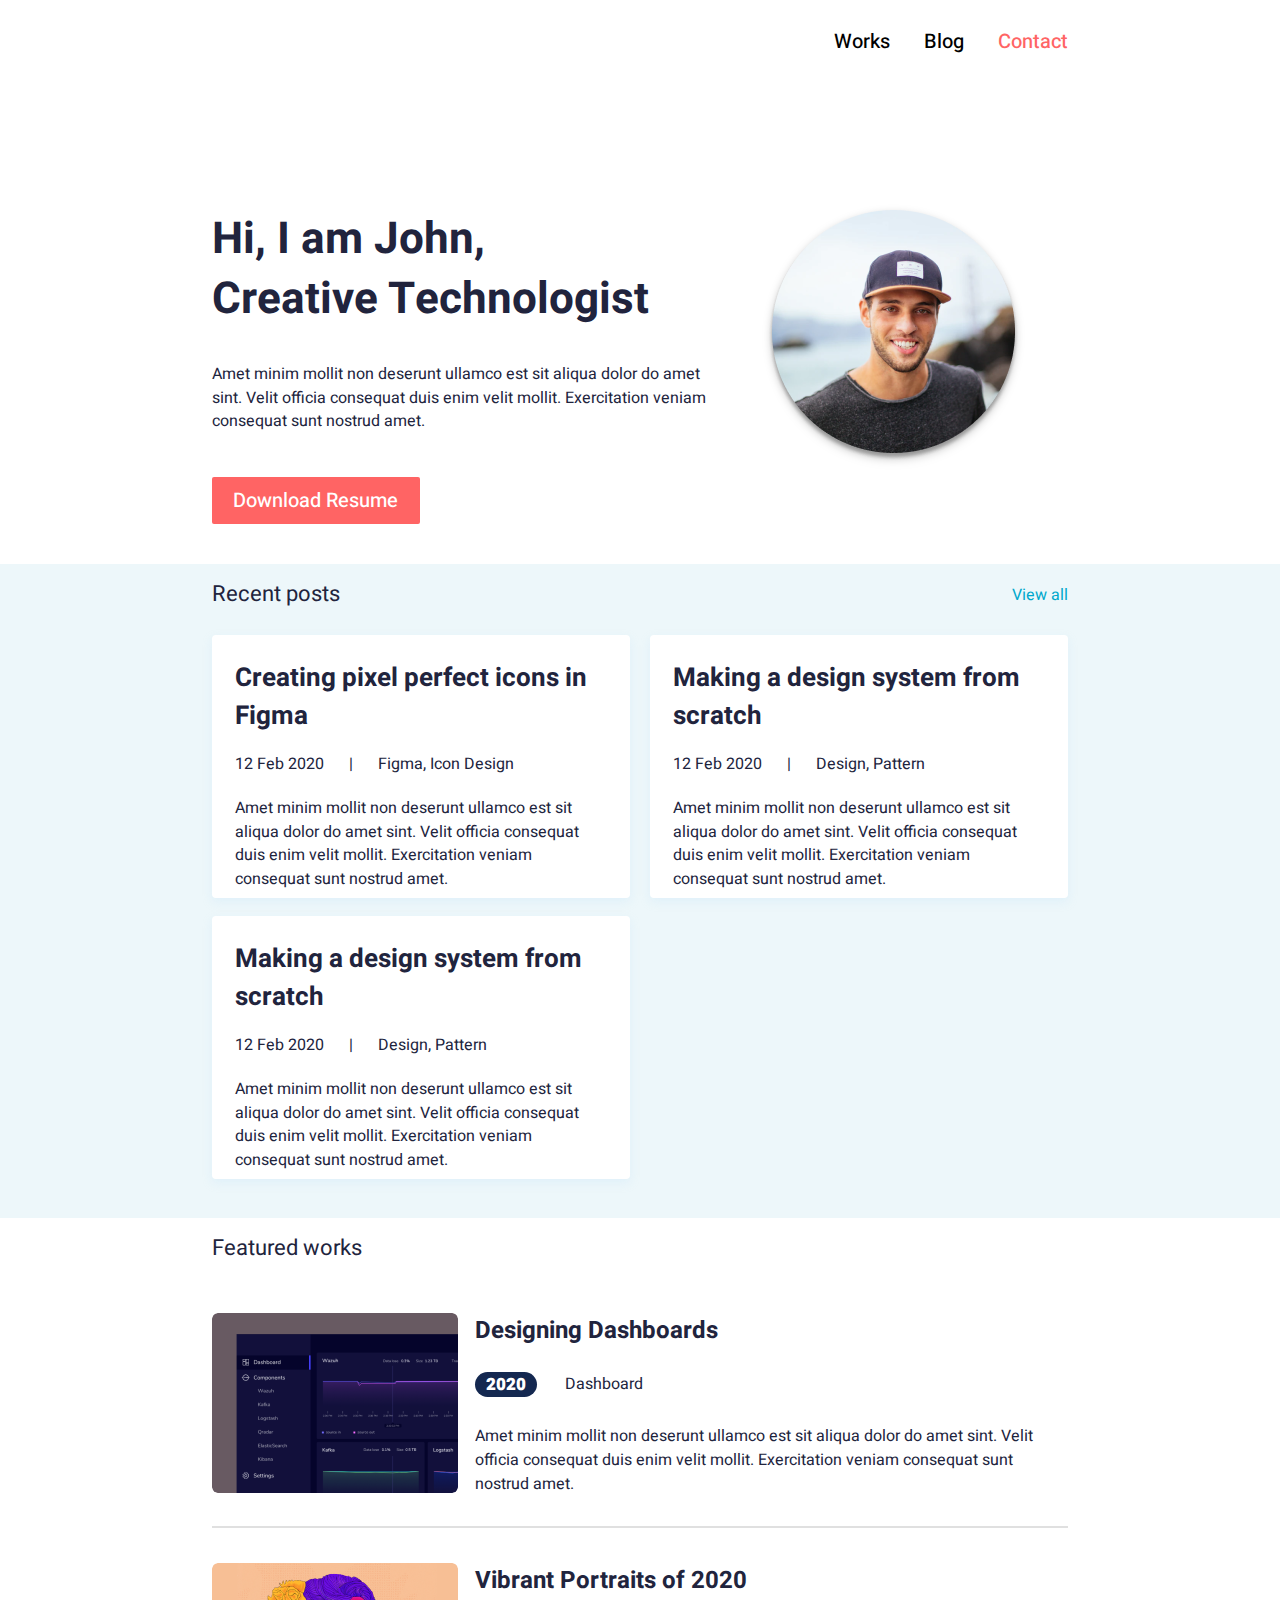
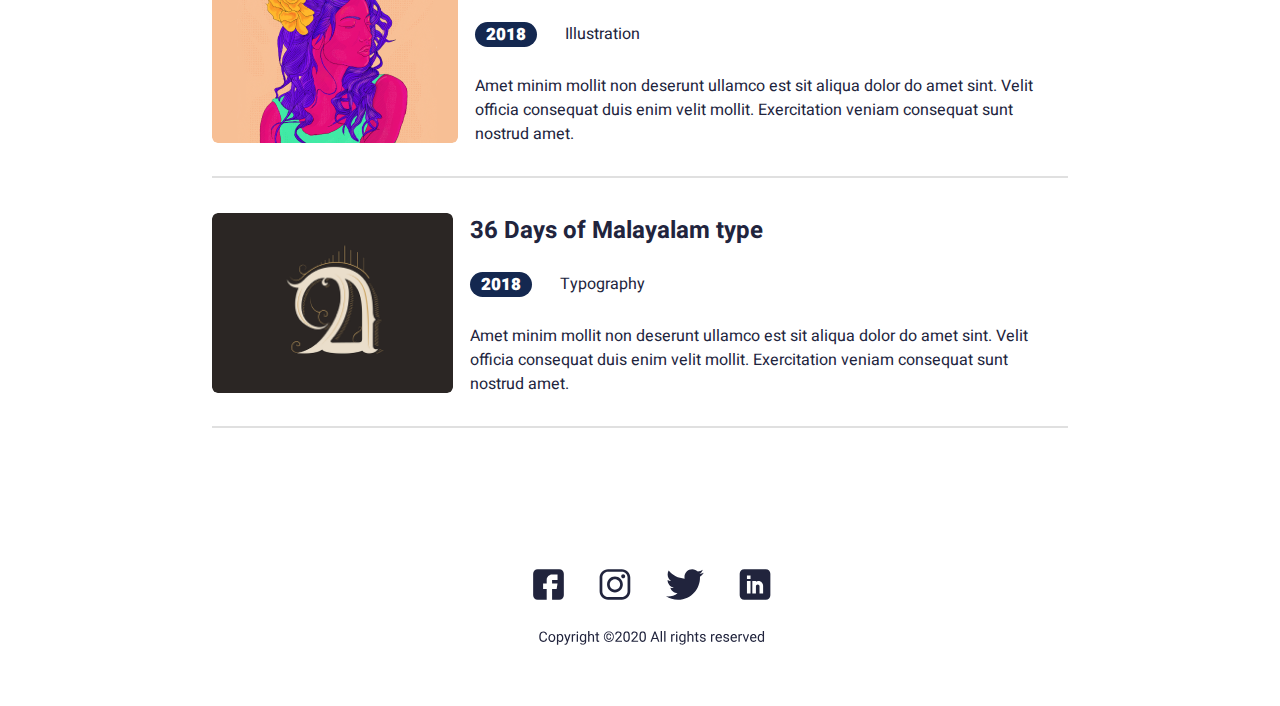
<file: index.html>
<!DOCTYPE html>
<html lang="en">
	<head>
		<meta charset="UTF-8" />
		<meta http-equiv="X-UA-Compatible" content="IE=edge" />
		<meta name="viewport" content="width=device-width, initial-scale=1.0" />
		<title>Portfolio John</title>
		<link rel="stylesheet" href="styles/style.css" />
		<link rel="stylesheet" href="styles/media.css" />
		<link
			rel="shortcut icon"
			href="./img/John-photo.png"
			type="image/x-icon"
		/>
		<script defer src="./scripts/app.js"></script>
	</head>
	<body>
		<header class="header">
			<div class="header__content _container">
				<div class="header__menu menu">
					<div class="menu__icon icon-menu">
						<span></span>
						<span></span>
						<span></span>
					</div>
					<nav class="menu__body">
						<ul class="menu__list">
							<li>
								<a href="works.html" class="menu__link"
									>Works</a
								>
							</li>
							<li>
								<a href="blog.html" class="menu__link">Blog</a>
							</li>
							<li>
								<a
									href="index.html"
									class="menu__link menu_link_active"
									>Contact</a
								>
							</li>
						</ul>
					</nav>
				</div>
			</div>
		</header>
		<main class="page">
			<section class="hello">
				<div class="hello__container _container">
					<div class="hello__content">
						<div class="hello__title title">
							Hi, I am John, <br />
							Creative Technologist
						</div>
						<div class="hello__text text">
							Amet minim mollit non deserunt ullamco est sit
							aliqua dolor do amet sint. Velit officia consequat
							duis enim velit mollit. Exercitation veniam
							consequat sunt nostrud amet.
						</div>
						<button href="/" class="hello__btn btn">
							Download Resume
						</button>
					</div>
					<div class="hello__avatar">
						<img src="./img/John-photo.png" alt="John" />
					</div>
				</div>
			</section>
			<section class="recent-posts">
				<div class="recent-posts__container _container">
					<div class="recent-posts__header">
						<a
							href="#recent-posts__title"
							id="recent-posts__title"
							class="recent-posts__title"
							>Recent posts</a
						>
						<a href="" class="recent-posts__view-all">View all</a>
					</div>
					<div class="recent-posts__items">
						<div class="recent-posts__column">
							<article
								class="
									recent-posts__item
									recent-post recent_posts_main
								"
							>
								<a href="/" class="recent-post__title"
									>Creating pixel perfect icons in Figma</a
								>
								<div class="recent-post__info">
									12 Feb 2020 <span>|</span> Figma, Icon
									Design
								</div>
								<div class="recent-post__text text">
									Amet minim mollit non deserunt ullamco est
									sit aliqua dolor do amet sint. Velit officia
									consequat duis enim velit mollit.
									Exercitation veniam consequat sunt nostrud
									amet.
								</div>
							</article>
							<article
								class="
									recent-posts__item
									recent-post recent_posts_main
								"
							>
								<a href="/" class="recent-post__title"
									>Making a design system from scratch</a
								>
								<div class="recent-post__info">
									12 Feb 2020 <span>|</span> Design, Pattern
								</div>
								<div class="recent-post__text text">
									Amet minim mollit non deserunt ullamco est
									sit aliqua dolor do amet sint. Velit officia
									consequat duis enim velit mollit.
									Exercitation veniam consequat sunt nostrud
									amet.
								</div>
							</article>
							<article
								class="
									recent-posts__item
									recent-post recent_posts_main
								"
							>
								<a href="/" class="recent-post__title"
									>Making a design system from scratch</a
								>
								<div class="recent-post__info">
									12 Feb 2020 <span>|</span> Design, Pattern
								</div>
								<div class="recent-post__text text">
									Amet minim mollit non deserunt ullamco est
									sit aliqua dolor do amet sint. Velit officia
									consequat duis enim velit mollit.
									Exercitation veniam consequat sunt nostrud
									amet.
								</div>
							</article>
						</div>
					</div>
				</div>
			</section>
			<section class="featured-works">
				<div
					id="featured-works__container"
					class="featured-works__container _container"
				>
					<a
						href="#featured-works__container"
						class="featured-works__title title-posts"
						>Featured works</a
					>
					<div class="works">
						<div class="works__content">
							<img
								class="works__img"
								src="./img/featured-wroks/Rectangle 30.png"
								alt="Design Dashbords"
							/>
							<div class="works__info">
								<h2 class="works__title">
									Designing Dashboards
								</h2>
								<br />
								<div class="works__type-all">
									<div class="works__date theme_dark_date">
										2020
									</div>
									<div class="works__type">Dashboard</div>
									<br />
								</div>
								<div class="works__text">
									Amet minim mollit non deserunt ullamco est
									sit aliqua dolor do amet sint. Velit officia
									consequat duis enim velit mollit.
									Exercitation veniam consequat sunt nostrud
									amet.
								</div>
							</div>
						</div>
						<div class="works-line"></div>
						<div class="works__content">
							<img
								class="works__img"
								src="./img/featured-wroks/Rectangle 32.png"
								alt="Design Dashbords"
							/>
							<div class="works__info">
								<h2 class="works__title">
									Vibrant Portraits of 2020
								</h2>
								<br />
								<div class="works__type-all">
									<div class="works__date theme_dark_date">
										2018
									</div>
									<div class="works__type">Illustration</div>
									<br />
								</div>
								<div class="works__text">
									Amet minim mollit non deserunt ullamco est
									sit aliqua dolor do amet sint. Velit officia
									consequat duis enim velit mollit.
									Exercitation veniam consequat sunt nostrud
									amet.
								</div>
							</div>
						</div>
						<div class="works-line"></div>
						<div class="works__content">
							<img
								class="works__img"
								src="./img/featured-wroks/Rectangle 34.png"
								alt="Design Dashbords"
							/>
							<div class="works__info">
								<h2 class="works__title">
									36 Days of Malayalam type
								</h2>
								<br />
								<div class="works__type-all">
									<div class="works__date theme_dark_date">
										2018
									</div>
									<div class="works__type">Typography</div>
									<br />
								</div>
								<div class="works__text">
									Amet minim mollit non deserunt ullamco est
									sit aliqua dolor do amet sint. Velit officia
									consequat duis enim velit mollit.
									Exercitation veniam consequat sunt nostrud
									amet.
								</div>
							</div>
						</div>
						<div class="works-line"></div>
					</div>
				</div>
			</section>
		</main>
		<footer class="footer">
			<!-- <div class="footer__container">
            <div class="footer__content">
                <div class="footer__contact">
                    <div class="footer__item">
                        <img src="./img/facebook.svg" alt="facebook">
                    </div>
                    <div class="footer__item">
                        <img src="./img/insta.svg" alt="insta">
                    </div>
                    <div class="footer__item">
                        <img src="./img/twitter.svg" alt="twitter">
                    </div>
                    <div class="footer__item">
                        <img src="./img/linkedin.svg" alt="linkedin">
                    </div>
                </div>
                <div class="footer__reseved">Copyright ©2020 All rights reserved</div>
            </div>
        </div> -->
			<img class="footer__img" src="./img/Footer.svg" alt="Footer" />
		</footer>
	</body>
</html>
</file>
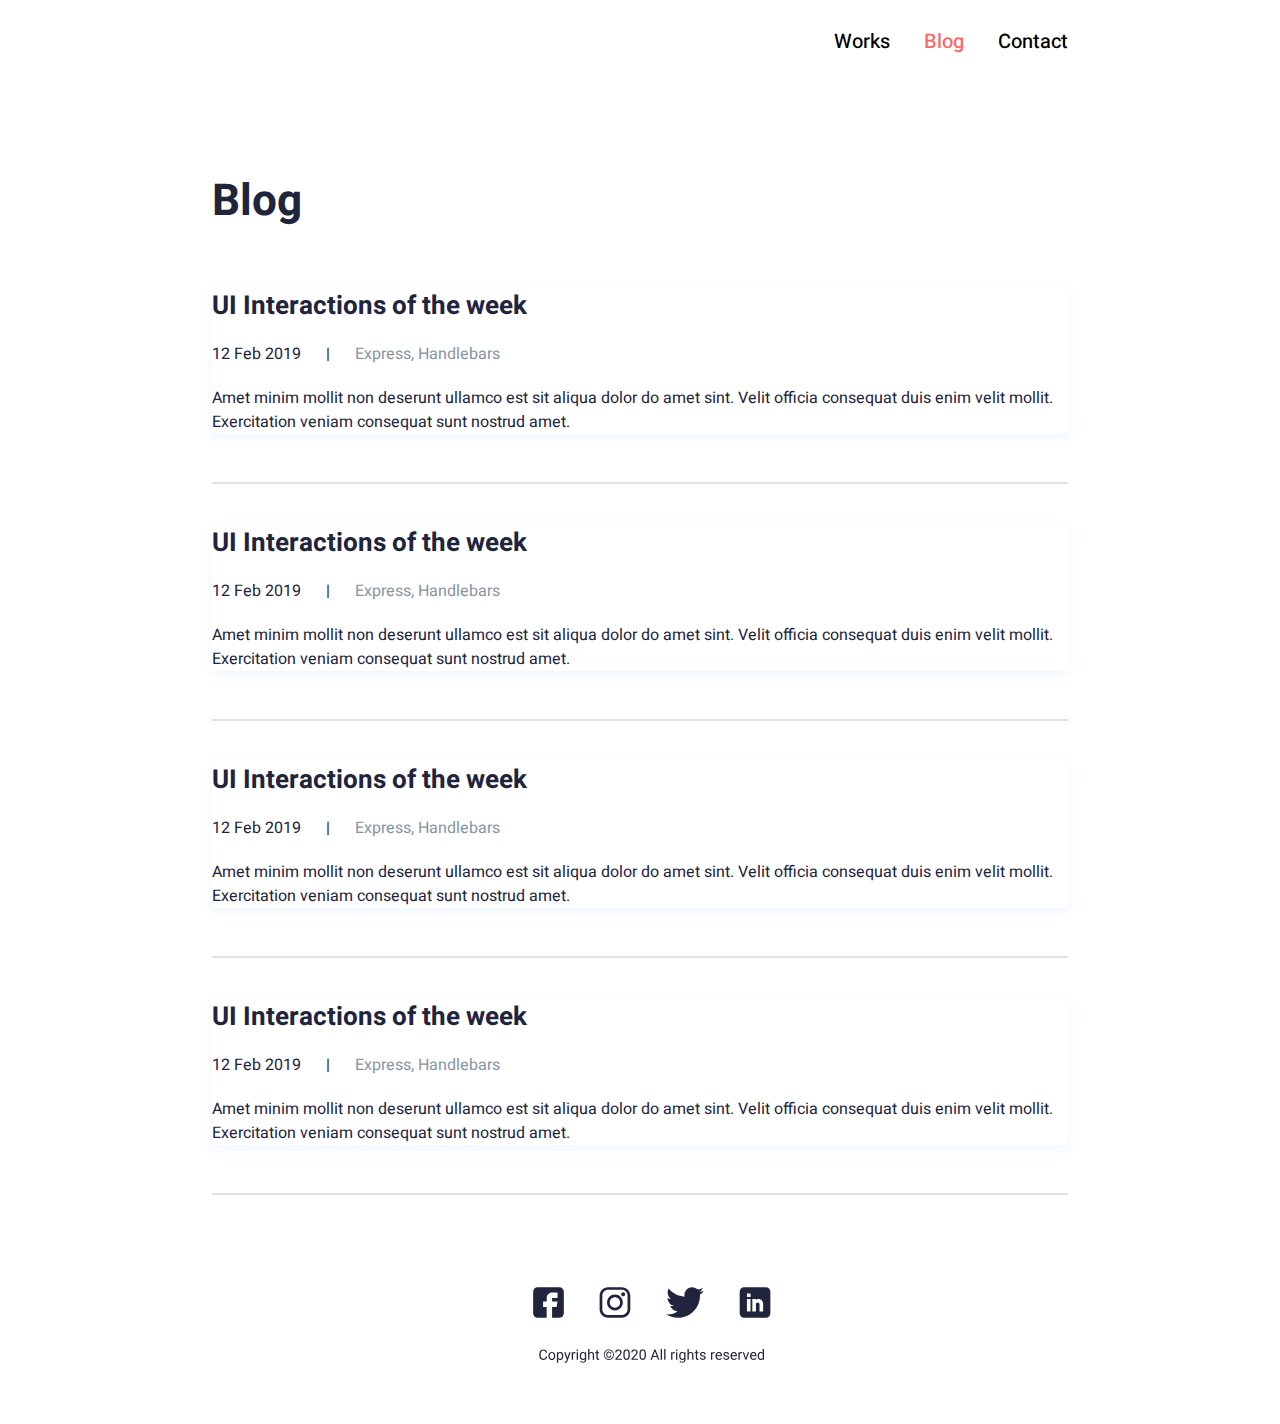
<file: blog.html>
<!DOCTYPE html>
<html lang="en">
<head>
    <meta charset="UTF-8">
    <meta http-equiv="X-UA-Compatible" content="IE=edge">
    <meta name="viewport" content="width=device-width, initial-scale=1.0">
    <title>Blog</title>
    <link rel="stylesheet" href="styles/style.css">
</head>
<body>
    <header class="header">
        <div class="header__content _container">
            <div class="header__menu menu">
                <div class="menu__icon icon-menu">
                    <span></span>
                    <span></span>
                    <span></span>
                </div>
                <nav class="menu__body">
                    <ul class="menu__list">
                        <li><a href="/works.html" class="menu__link">Works</a></li>
                        <li><a href="/blog.html" class="menu__link menu_link_active">Blog</a></li>
                        <li><a href="/index.html" class="menu__link">Contact</a></li>
                    </ul>
                </nav>
            </div>
        </div>
    </header>
    <main class="page">
        <div class="blog _container">
            <div class="blog__body">
                <h1 class="blog__title title">Blog</h1>
                <article class="recent-posts__item recent-post" style="padding: 0">
                    <a href="/" class="recent-post__title">UI Interactions of the week</a>
                    <div class="recent-post__info">12 Feb 2019 <span>|</span> <span class="blog_type_work">Express, Handlebars</span></div>
                    <div class="recent-post__text text">Amet minim mollit non deserunt ullamco est sit aliqua dolor do amet sint. Velit officia consequat duis enim velit mollit. Exercitation veniam consequat sunt nostrud amet.</div>
                </article>
                <div class="works-line blog_line"></div>
                <article class="recent-posts__item recent-post blog__item" style="padding: 0">
                    <a href="/" class="recent-post__title">UI Interactions of the week</a>
                    <div class="recent-post__info">12 Feb 2019 <span>|</span> <span class="blog_type_work">Express, Handlebars</span></div>
                    <div class="recent-post__text text">Amet minim mollit non deserunt ullamco est sit aliqua dolor do amet sint. Velit officia consequat duis enim velit mollit. Exercitation veniam consequat sunt nostrud amet.</div>
                </article>
                <div class="works-line blog_line"></div>
                <article class="recent-posts__item recent-post blog__item" style="padding: 0">
                    <a href="/" class="recent-post__title">UI Interactions of the week</a>
                    <div class="recent-post__info">12 Feb 2019 <span>|</span> <span class="blog_type_work">Express, Handlebars</span></div>
                    <div class="recent-post__text text">Amet minim mollit non deserunt ullamco est sit aliqua dolor do amet sint. Velit officia consequat duis enim velit mollit. Exercitation veniam consequat sunt nostrud amet.</div>
                </article>
                <div class="works-line blog_line"></div>
                <article class="recent-posts__item recent-post blog__item" style="padding: 0">
                    <a href="/" class="recent-post__title">UI Interactions of the week</a>
                    <div class="recent-post__info">12 Feb 2019 <span>|</span> <span class="blog_type_work">Express, Handlebars</span></div>
                    <div class="recent-post__text text">Amet minim mollit non deserunt ullamco est sit aliqua dolor do amet sint. Velit officia consequat duis enim velit mollit. Exercitation veniam consequat sunt nostrud amet.</div>
                </article>
                <div class="works-line blog_line"></div>
            </div>
        </div>
    </main>
    <footer>
        <img class="footer__blog" src="./img/Footer.svg" alt="Footer">
    </footer>
</body>
</html>
</file>
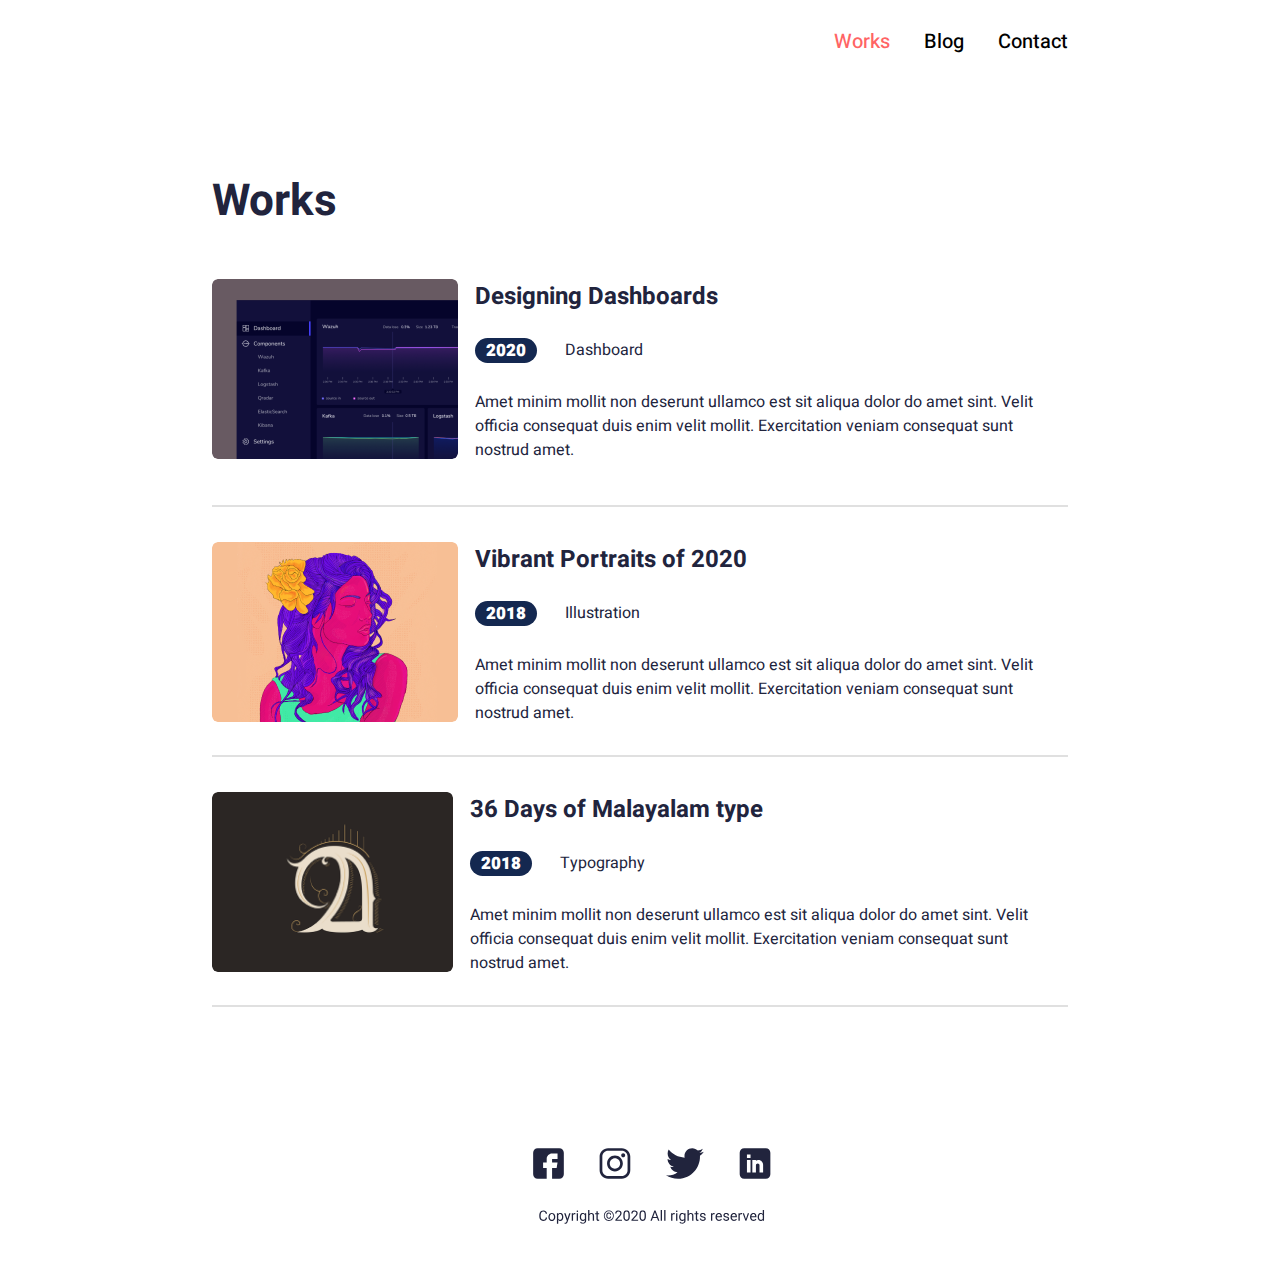
<file: works.html>
<!DOCTYPE html>
<html lang="en">
<head>
    <meta charset="UTF-8">
    <meta http-equiv="X-UA-Compatible" content="IE=edge">
    <meta name="viewport" content="width=device-width, initial-scale=1.0">
    <title>Works</title>
    <link rel="stylesheet" href="styles/style.css">
</head>
<body>
    <header class="header">
        <div class="header__content _container">
            <div class="header__menu menu">
                <div class="menu__icon icon-menu">
                    <span></span>
                    <span></span>
                    <span></span>
                </div>
                <nav class="menu__body">
                    <ul class="menu__list">
                        <li><a href="/works.html" class="menu__link menu_link_active">Works</a></li>
                        <li><a href="/blog.html" class="menu__link">Blog</a></li>
                        <li><a href="/index.html" class="menu__link">Contact</a></li>
                    </ul>
                </nav>
            </div>
        </div>
    </header>
    <main class="page">
        <div class="works _container">
            <div class="works__title-main title">Works</div>
            <div class="works__content works_margin">
                <img class="works__img" src="./img/featured-wroks/Rectangle 30.png" alt="Design Dashbords">
                <div class="works__info">
                    <h2 class="works__title">Designing Dashboards</h2><br>
                    <div class="works__type-all">
                        <div class="works__date theme_dark_date">2020</div>
                        <div class="works__type">Dashboard</div><br>
                    </div>
                    <div class="works__text">Amet minim mollit non deserunt ullamco est sit aliqua dolor do amet sint. Velit officia consequat duis enim velit mollit. Exercitation veniam consequat sunt nostrud amet.</div>
                </div>
            </div>
            <div class="works-line"></div>
            <div class="works__content">
                <img class="works__img" src="./img/featured-wroks/Rectangle 32.png" alt="Design Dashbords">
                <div class="works__info">
                    <h2 class="works__title">Vibrant Portraits of 2020</h2><br>
                    <div class="works__type-all">
                        <div class="works__date theme_dark_date">2018</div>
                        <div class="works__type">Illustration</div><br>
                    </div>
                    <div class="works__text">Amet minim mollit non deserunt ullamco est sit aliqua dolor do amet sint. Velit officia consequat duis enim velit mollit. Exercitation veniam consequat sunt nostrud amet.</div>
                </div>
            </div>
            <div class="works-line"></div>
            <div class="works__content">
                <img class="works__img" src="./img/featured-wroks/Rectangle 34.png" alt="Design Dashbords">
                <div class="works__info">
                    <h2 class="works__title">36 Days of Malayalam type</h2><br>
                    <div class="works__type-all">
                        <div class="works__date theme_dark_date">2018</div>
                        <div class="works__type">Typography</div><br>
                    </div>
                    <div class="works__text">Amet minim mollit non deserunt ullamco est sit aliqua dolor do amet sint. Velit officia consequat duis enim velit mollit. Exercitation veniam consequat sunt nostrud amet.</div>
                </div>
            </div>
            <div class="works-line"></div>
        </div>
    </main>
    <footer>
        <img class="footer__blog" src="./img/Footer.svg" alt="Footer">
    </footer>
</body>
</html>
</file>
<file: styles/style.css>
@import url("https://fonts.googleapis.com/css?family=Heebo:regular,500,700,900&display=swap");

body {
    font-family: 'Heebo';
    color: #21243D;
}

a {
    text-decoration: none;
}

* {
    margin: 0;
    padding: 0;
    box-sizing: border-box;
}

._container {
    display: block;
    width: 856px;
    height: 100%;
    margin: 0 auto;
}

.page {
    padding: 90px 0 0 0;
    flex: 1 1 auto;
}

.hello__avatar {
    padding-left: 50px;
    flex: 1 1 243px;
    filter: drop-shadow(0px 4px 4px rgba(0, 0, 0, 0.25));
}

.header__content {
    max-width: 1044px;
}

.icon-menu {
    display: none;
}

.menu__list {
    display: flex;
    justify-content: flex-end;
    gap: 34px;
    min-height: 82px;
    align-items: center;
    padding: 10px 0;
}
.menu__list li {
    list-style: none;
}
.menu__link {
    font-family: "Heebo";
    font-style: normal;
    font-weight: 500;
    font-size: 20px;
    text-align: right;
    text-decoration: none;
    color: #000;
    transition: color 0.3s ease;
}

.hello {
    padding: 38px 0 40px 0;
}

.hello__container {
    width: 857px;
    height: 314px;
    display: flex;
    justify-content: space-between;
}
.hello__content {
    width: 506px;
    height: 100%;
    display: flex;
    flex-direction: column;
    justify-content: space-between;
}

.hello__title {
    position: relative;
    width: 506px;
    height: 105px;
}
.title {
    font-family: "Heebo";
    font-style: normal;
    font-weight: bold;
    font-size: 44px;
    line-height: 60px;

    color: #21243D;
}
.hello__text {
    position: relative;
    width: 497px;
    height: 66px;
}
.text {
    font-family: "Heebo";
    font-style: normal;
    font-weight: 400;
    font-size: 16px;
    line-height: 23.5px;

    color: #21243D;
}
.hello__btn {
    position: relative;
    width: 208px;
    height: 47px;
    transition: background-color 0.3s ease;

    font-family: "Heebo";
    font-style: normal;
    font-weight: 500;
    font-size: 20px;
    line-height: 29px;

    color: #FFFFFF;
    border: none;
}

.hello__btn:hover {
    background-color: #c35f5f;
}
.btn {
    background: #FF6464;
    border-radius: 2px;
    cursor: pointer;
}


.recent-posts {
    background: #EDF7FA;
    padding: 0 0 30px 0;
}
.recent-posts__container {
}
.recent-posts__header {
    display: flex;
    justify-content: space-between;
}
.recent-posts__title {
    font-size: 22px;
    line-height: 60px;
    margin-bottom: 2px;
    color: #21243D;

    transition: all 0.3s ease-in-out;
}

.recent-posts__title:hover {
    filter: drop-shadow(0px 2px 1.5px rgba(33, 36, 61, 0.25));;
}
.recent-posts__view-all {
    font-size: 16px;
    line-height: 23px;
    text-align: right;
    align-self: center;
    text-decoration: none;

    color: #00A8CC;
}

.recent-posts__column {
    display: flex;
    flex-flow: row wrap;
    justify-content: space-between;
    flex: 1 1 auto;
}
.recent-post {
    background: #FFFFFF;
    box-shadow: 0px 4px 10px rgba(187, 225, 250, 0.25);
    border-radius: 4px;
    padding: 24px 21px 7px 23px;
}
.recent_posts_main {
    width: 418px;
}
.title-posts {
    font-size: 22px;
    line-height: 60px;
    margin-bottom: 2px;
    color: #21243D;

    transition: all 0.3s ease-in-out;
}
.title-posts:hover {
    filter: drop-shadow(0px 2px 1.5px rgba(33, 36, 61, 0.25));;
}
.recent-post__title {
    font-weight: bold;
    font-size: 26px;
    line-height: 38px;
    width: 374px;
    height: 85px;

    color: #21243D;
}
.recent-posts__item {
    margin: 9px 0;
}
.recent-post__info {
    min-width: 374px;
    min-height: 34px;
    display: flex;
    justify-content: flex-start;
    gap: 25px;
    margin-top: 17px;
}
.recent-post__text {
    margin-top: 11px;
}


.featured-works__container {
    margin: 0 auto;
}
.featured-works__title {
    width: 152px;
    height: 60px;
}
.works__content {
    display: flex;
    margin-bottom: 30px;
    margin-top: 35px;
    justify-content: center;
}
.works__type-all {
    display: flex;
    gap: 28px;
    padding-bottom: 27px;
}
.works__info {
    padding: 0 17px;
    height: auto;
}
.works__date {
    font-weight: 900;
    font-size: 17px;
    text-align: center;
}
.theme_dark_date {
    height: 25px;
    width: 62px;

    border-radius: 16px;
    background-color: #142850;
    color: #fff;
}
.works-line {
    border: 1px solid #E0E0E0;
    width: 100%;
    height: 0;
}
.works__text {
    overflow: auto;
}
.works__img {
    border-radius: 6px;
    width: 246px;
    height: 180px;
}

.works {
    margin-bottom: 89px;
}

/* .footer__container {
    width: 1152px;
    height: auto;
}
.footer__content {
    display: flex;
    flex-direction: column;
}
.footer__contact {
    display: flex;
    justify-content: space-between;
    width: 280px;
    height: 30px;
}
.footer__item {
}
.footer__reseved {
} */
.footer__img {
    margin: 0 auto;
    height: 182px;
    width: 100%;
}

.blog__title {
    margin-bottom: 55px;
}

.blog_type_work {
    color: #8695A4;
}

.blog_line {
    margin-top: 48px;
    margin-bottom: 40px;
}
.footer__blog {
    height: 182px;
    width: 100%;
    margin: 0 auto;
}

.menu_link_active {
    color: #FF6464;
}

.works_margin {
    margin-top: 47px;
    margin-bottom: 43px;
}
</file>
<file: styles/media.css>
/* Braikpoint 1 */
@media screen and (max-width: 862px) {
    ._container {
        max-width: 750px;
    }
    .hello__avatar {
        padding: 0;
    }
}

/* Braikpoint 2 */
@media screen and (max-width: 991px) {
    ._container {
        max-width: none;
        padding: 0 10px;
    }
}

/* Braikpoint 3 */
@media (max-width: 767px) {

}

/* Braikpoint 4 */
/* Скрытия/появление бургера через адаптив, доделать потом скрытия самой навигации  */
@media (max-width: 480px) {
     .icon-menu {
        display: block;
        position: fixed;
        top: 18px;
        width: 30px;
        height: 18px;
        cursor: pointer;
        z-index: 5;
    }
    .icon-menu span {
        transition: all 0.3s ease 0s;
        top: calc(50% - 1px);
        left: 0px;
        position: absolute;
        width: 100%;
        height: 2px;
        background-color: #545454;
    }
    .icon-menu span:first-child {
        top: 0px;
    }
    .icon-menu span:last-child {
        top: auto;
        bottom: 0px;
    }
    ._active span:first-child {
        transform: rotate(-45deg);
        top: calc(50% - 1px);
    }
    ._active span:last-child {
        transform: rotate(45deg);
        bottom: calc(50% - 1px);
    }
    ._active span:nth-child(2) {
        transform: scale(0);
    }
    .menu__link {
        display: none;
    }
    .menu__link {
        padding: 0;
        margin: 0;
    }
    .menu__list:first-child {
        position: absolute;
        top: 30px
    }

    .hello__avatar {
        padding-bottom: 21px;
        display: flex;
        width: 174.38px;
        height: 180px;
    }
    .hello__avatar > img {
        margin: 0 auto;
        width: 170px;
        height: 170px;
    }
    .hello__container {
        flex-direction: column-reverse;
        width: 328px;
        height: 531px;
    }
    .hello__content {
        word-wrap: break-word;
        width: 328px;
        max-height: 311px;
        padding: 0 5px 0;
    }
    .hello__content > * {
        width: auto;
        height: auto;
        text-align: center;
        padding: 19px 0;
    }
    .hello__btn {
        width: 208px;
        height: 47px;

        text-align: center;
    }
    .hello__text {
        font-style: normal;
        font-weight: normal;
        font-size: 16px;
        line-height: 23px;

        width: 328px;
        height: 96px;
    }
    .hello__title {
        font-style: normal;
        font-weight: bold;
        font-size: 32px;
        line-height: 40px;
        text-align: center;

        width: 312px;
        height: 120px;
    }
    .hello {
        padding: 0;
    }
}

/* Braikpoint 5 */
@media (max-width: 320px) {

}


/* Скрытие бургера, и добавление навигации обратно */
@media screen and (min-width: 480px){
    .icon-menu {
        display: none;
    }
    .menu__link {
        display: block;
    }
}

/* Заменна цвета у навигации */
@media screen and (min-width: 991px){
    .menu__link:hover {
        color: #FF6464;
    }
}
</file>
